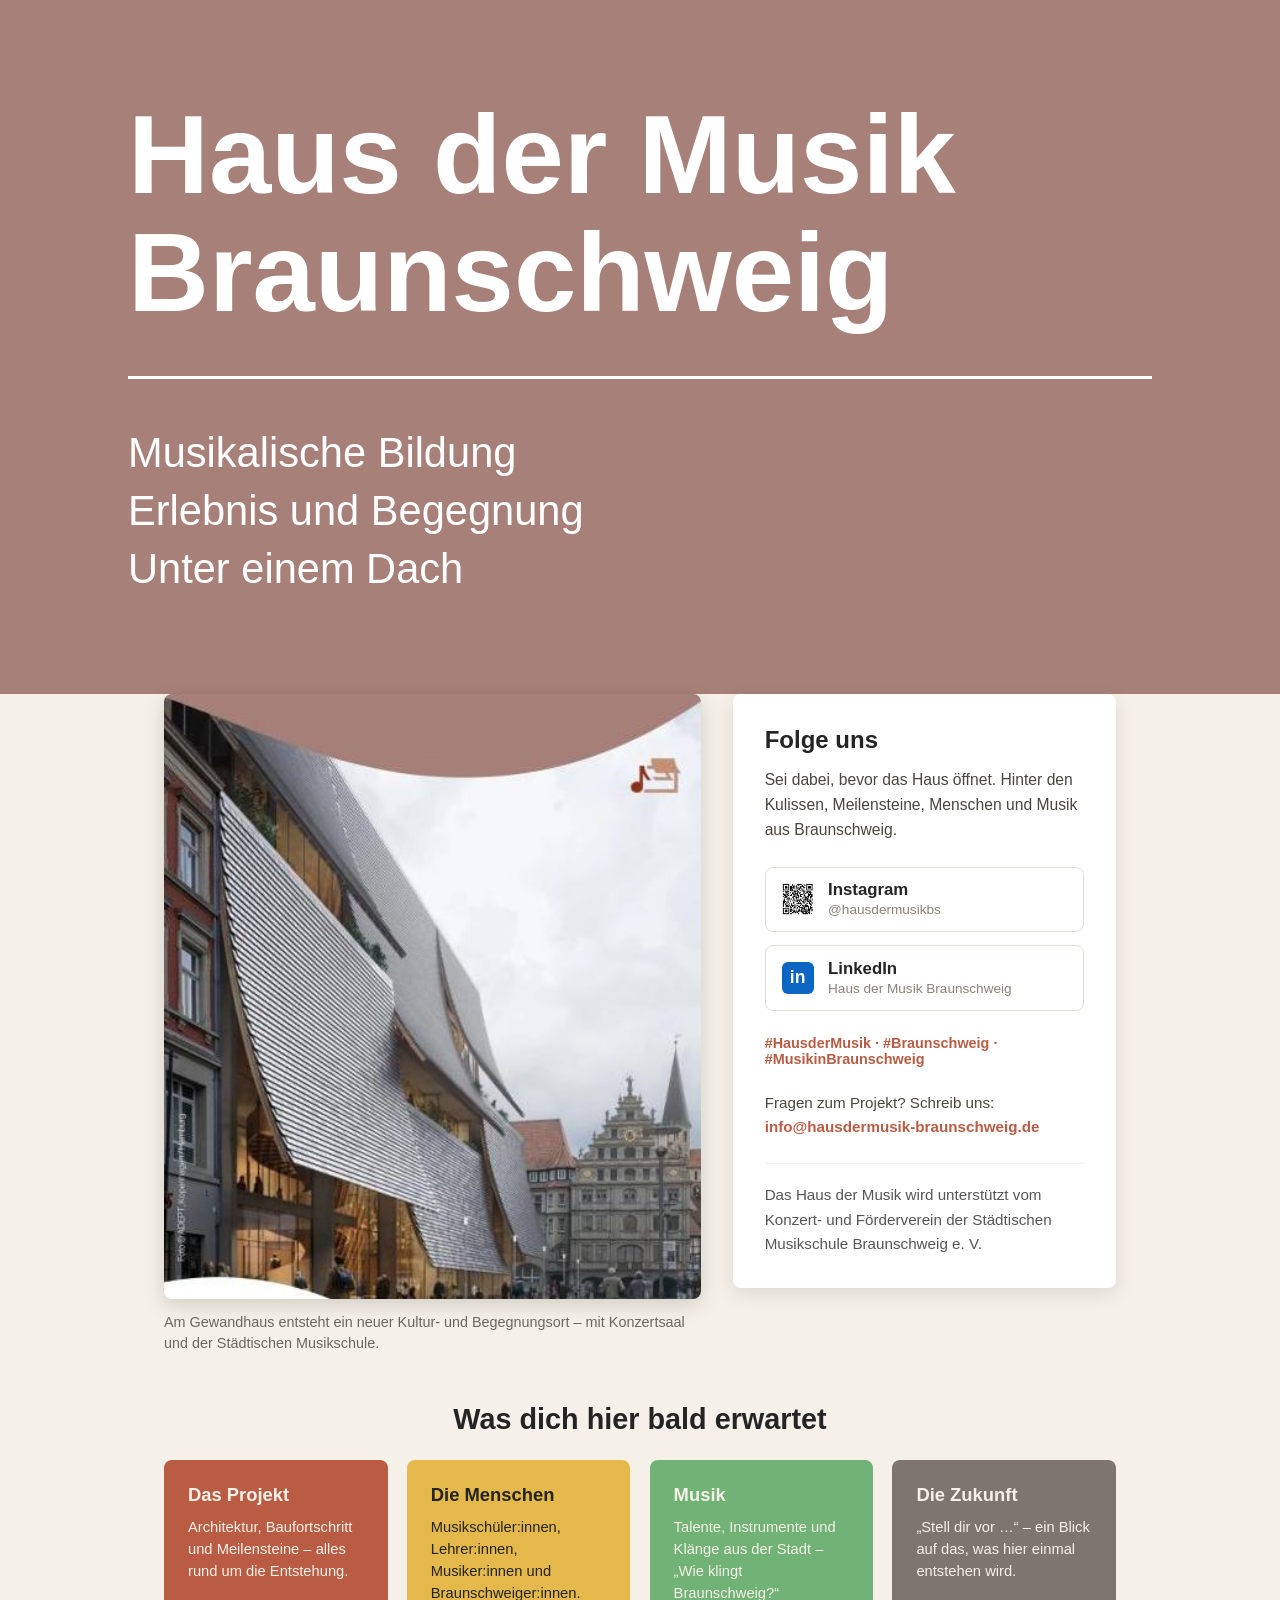
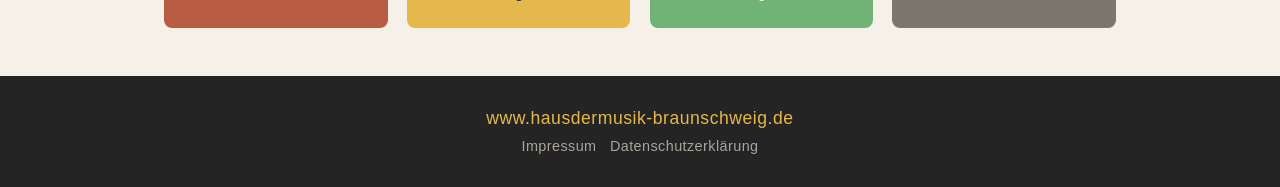
<file: index.html>
<!DOCTYPE html>
<html lang="de">
<head>
  <meta charset="UTF-8">
  <meta name="viewport" content="width=device-width, initial-scale=1.0">
  <title>Haus der Musik Braunschweig</title>
  <meta name="description" content="Haus der Musik Braunschweig – musikalische Bildung, Erlebnis und Begegnung unter einem Dach. Vom Bauprojekt zum kulturellen Erlebnis.">
  <link rel="icon" type="image/png" href="favicon.png">
  <link rel="apple-touch-icon" href="apple-touch-icon.png">
  <link rel="stylesheet" href="style.css">
</head>
<body>

  <header class="hero">
    <div class="hero-inner">
      <h1>Haus der Musik<br>Braunschweig</h1>
      <div class="hero-line" aria-hidden="true"></div>
      <p class="subtitle">Musikalische Bildung<br>Erlebnis und Begegnung<br>Unter einem Dach</p>
    </div>
  </header>

  <main>
    <section class="content">
      <div class="card">
        <img src="images/gebaeude.jpg" alt="Zukünftiges Haus der Musik Braunschweig am Gewandhaus" class="gebaeude">
        <p class="caption">Am Gewandhaus entsteht ein neuer Kultur- und Begegnungsort – mit Konzertsaal und der Städtischen Musikschule.</p>
      </div>

      <div class="info">
        <h2>Folge uns</h2>
        <p class="intro">Sei dabei, bevor das Haus öffnet. Hinter den Kulissen, Meilensteine, Menschen und Musik aus Braunschweig.</p>

        <div class="links">
          <a href="https://www.instagram.com/hausdermusikbs" target="_blank" rel="noopener" class="social">
            <img src="images/logo.jpg" alt="Instagram-Logo" class="social-icon">
            <span>
              <strong>Instagram</strong>
              <small>@hausdermusikbs</small>
            </span>
          </a>
          <a href="https://www.linkedin.com/company/haus-der-musik-braunschweig/" target="_blank" rel="noopener" class="social">
            <span class="social-icon social-text">in</span>
            <span>
              <strong>LinkedIn</strong>
              <small>Haus der Musik Braunschweig</small>
            </span>
          </a>
        </div>

        <div class="hashtags">#HausderMusik · #Braunschweig · #MusikinBraunschweig</div>

        <p class="kontakt">Fragen zum Projekt? Schreib uns: <a href="mailto:info@hausdermusik-braunschweig.de" class="nowrap">info@hausdermusik-braunschweig.de</a></p>

        <p class="foerder">
          Das Haus der Musik wird unterstützt vom Konzert- und
          Förderverein der Städtischen Musikschule Braunschweig e.&nbsp;V.
        </p>
      </div>
    </section>

    <section class="pillars">
      <h2>Was dich hier bald erwartet</h2>
      <div class="pillar-grid">
        <div class="pillar pillar-red">
          <h3>Das Projekt</h3>
          <p>Architektur, Baufortschritt und Meilensteine – alles rund um die Entstehung.</p>
        </div>
        <div class="pillar pillar-yellow">
          <h3>Die Menschen</h3>
          <p>Musikschüler:innen, Lehrer:innen, Musiker:innen und Braunschweiger:innen.</p>
        </div>
        <div class="pillar pillar-green">
          <h3>Musik</h3>
          <p>Talente, Instrumente und Klänge aus der Stadt – „Wie klingt Braunschweig?“</p>
        </div>
        <div class="pillar pillar-grey">
          <h3>Die Zukunft</h3>
          <p>„Stell dir vor …“ – ein Blick auf das, was hier einmal entstehen wird.</p>
        </div>
      </div>
    </section>
  </main>

  <footer>
    <a href="https://www.hausdermusik-braunschweig.de" target="_blank" rel="noopener">www.hausdermusik-braunschweig.de</a>
    <p><a href="impressum.html">Impressum</a> · <a href="datenschutz.html">Datenschutzerklärung</a></p>
  </footer>

</body>
</html>
</file>
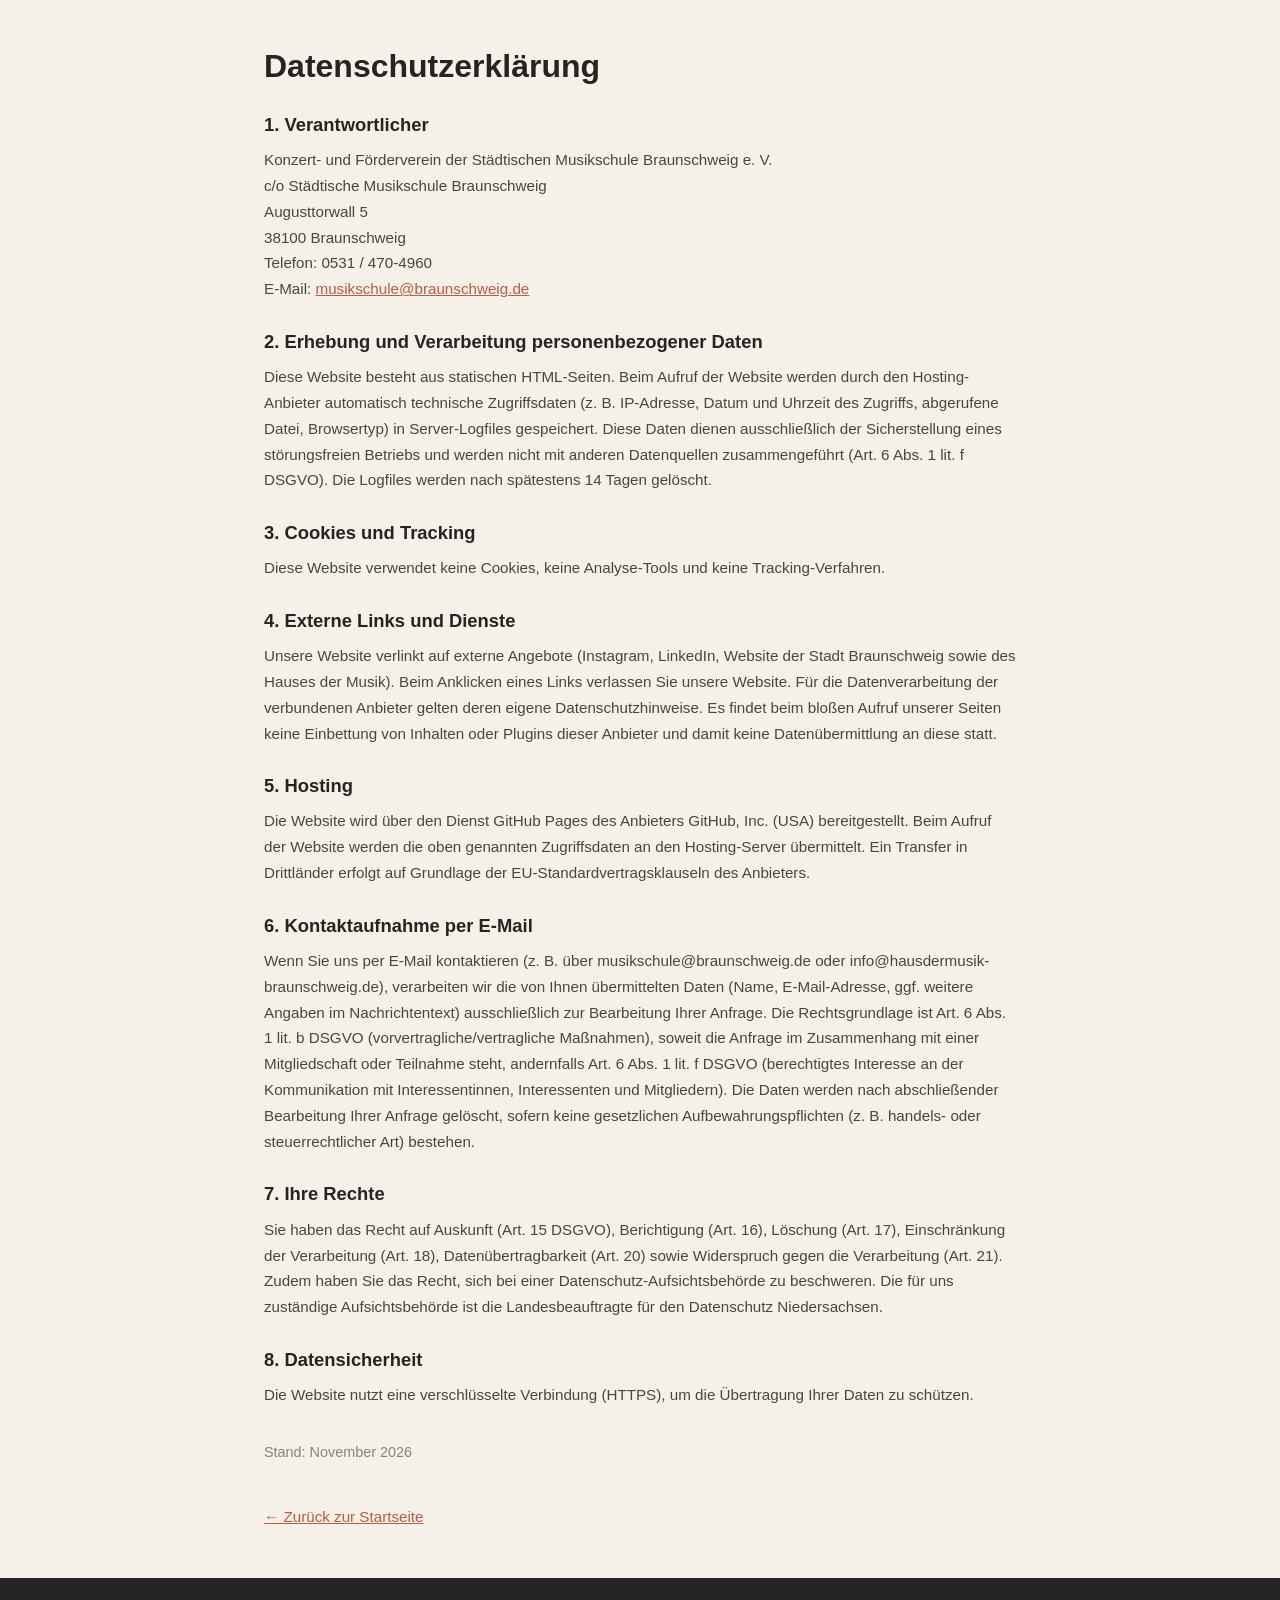
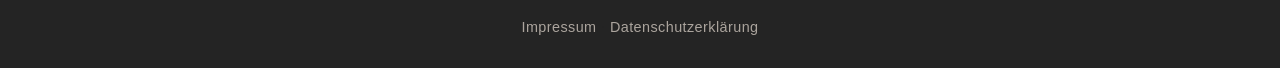
<file: datenschutz.html>
<!DOCTYPE html>
<html lang="de">
<head>
  <meta charset="UTF-8">
  <meta name="viewport" content="width=device-width, initial-scale=1.0">
  <title>Datenschutzerklärung – Haus der Musik Braunschweig</title>
  <link rel="icon" type="image/png" href="favicon.png">
  <link rel="apple-touch-icon" href="apple-touch-icon.png">
  <link rel="stylesheet" href="style.css">
</head>
<body>

  <main class="legal">
    <h1>Datenschutzerklärung</h1>

    <h2>1. Verantwortlicher</h2>
    <p>Konzert- und Förderverein der Städtischen Musikschule Braunschweig e.&nbsp;V.<br>
    c/o Städtische Musikschule Braunschweig<br>
    Augusttorwall 5<br>
    38100 Braunschweig<br>
    Telefon: 0531 / 470-4960<br>
    E-Mail: <a href="mailto:musikschule@braunschweig.de">musikschule@braunschweig.de</a></p>

    <h2>2. Erhebung und Verarbeitung personenbezogener Daten</h2>
    <p>Diese Website besteht aus statischen HTML-Seiten. Beim Aufruf der Website werden durch den Hosting-Anbieter automatisch technische Zugriffsdaten (z.&nbsp;B. IP-Adresse, Datum und Uhrzeit des Zugriffs, abgerufene Datei, Browsertyp) in Server-Logfiles gespeichert. Diese Daten dienen ausschließlich der Sicherstellung eines störungsfreien Betriebs und werden nicht mit anderen Datenquellen zusammengeführt (Art. 6 Abs. 1 lit. f DSGVO). Die Logfiles werden nach spätestens 14 Tagen gelöscht.</p>

    <h2>3. Cookies und Tracking</h2>
    <p>Diese Website verwendet keine Cookies, keine Analyse-Tools und keine Tracking-Verfahren.</p>

    <h2>4. Externe Links und Dienste</h2>
    <p>Unsere Website verlinkt auf externe Angebote (Instagram, LinkedIn, Website der Stadt Braunschweig sowie des Hauses der Musik). Beim Anklicken eines Links verlassen Sie unsere Website. Für die Datenverarbeitung der verbundenen Anbieter gelten deren eigene Datenschutzhinweise. Es findet beim bloßen Aufruf unserer Seiten keine Einbettung von Inhalten oder Plugins dieser Anbieter und damit keine Datenübermittlung an diese statt.</p>

    <h2>5. Hosting</h2>
    <p>Die Website wird über den Dienst GitHub Pages des Anbieters GitHub, Inc. (USA) bereitgestellt. Beim Aufruf der Website werden die oben genannten Zugriffsdaten an den Hosting-Server übermittelt. Ein Transfer in Drittländer erfolgt auf Grundlage der EU-Standardvertragsklauseln des Anbieters.</p>

    <h2>6. Kontaktaufnahme per E-Mail</h2>
    <p>Wenn Sie uns per E-Mail kontaktieren (z.&nbsp;B. über musikschule@braunschweig.de oder info@hausdermusik-braunschweig.de), verarbeiten wir die von Ihnen übermittelten Daten (Name, E-Mail-Adresse, ggf. weitere Angaben im Nachrichtentext) ausschließlich zur Bearbeitung Ihrer Anfrage. Die Rechtsgrundlage ist Art. 6 Abs. 1 lit. b DSGVO (vorvertragliche/vertragliche Maßnahmen), soweit die Anfrage im Zusammenhang mit einer Mitgliedschaft oder Teilnahme steht, andernfalls Art. 6 Abs. 1 lit. f DSGVO (berechtigtes Interesse an der Kommunikation mit Interessentinnen, Interessenten und Mitgliedern). Die Daten werden nach abschließender Bearbeitung Ihrer Anfrage gelöscht, sofern keine gesetzlichen Aufbewahrungspflichten (z.&nbsp;B. handels- oder steuerrechtlicher Art) bestehen.</p>

    <h2>7. Ihre Rechte</h2>
    <p>Sie haben das Recht auf Auskunft (Art. 15 DSGVO), Berichtigung (Art. 16), Löschung (Art. 17), Einschränkung der Verarbeitung (Art. 18), Datenübertragbarkeit (Art. 20) sowie Widerspruch gegen die Verarbeitung (Art. 21). Zudem haben Sie das Recht, sich bei einer Datenschutz-Aufsichtsbehörde zu beschweren. Die für uns zuständige Aufsichtsbehörde ist die Landesbeauftragte für den Datenschutz Niedersachsen.</p>

    <h2>8. Datensicherheit</h2>
    <p>Die Website nutzt eine verschlüsselte Verbindung (HTTPS), um die Übertragung Ihrer Daten zu schützen.</p>

    <p class="stand">Stand: November 2026</p>

    <p class="back"><a href="index.html">&larr; Zurück zur Startseite</a></p>
  </main>

  <footer>
    <p><a href="impressum.html">Impressum</a> · <a href="datenschutz.html">Datenschutzerklärung</a></p>
  </footer>

</body>
</html>
</file>
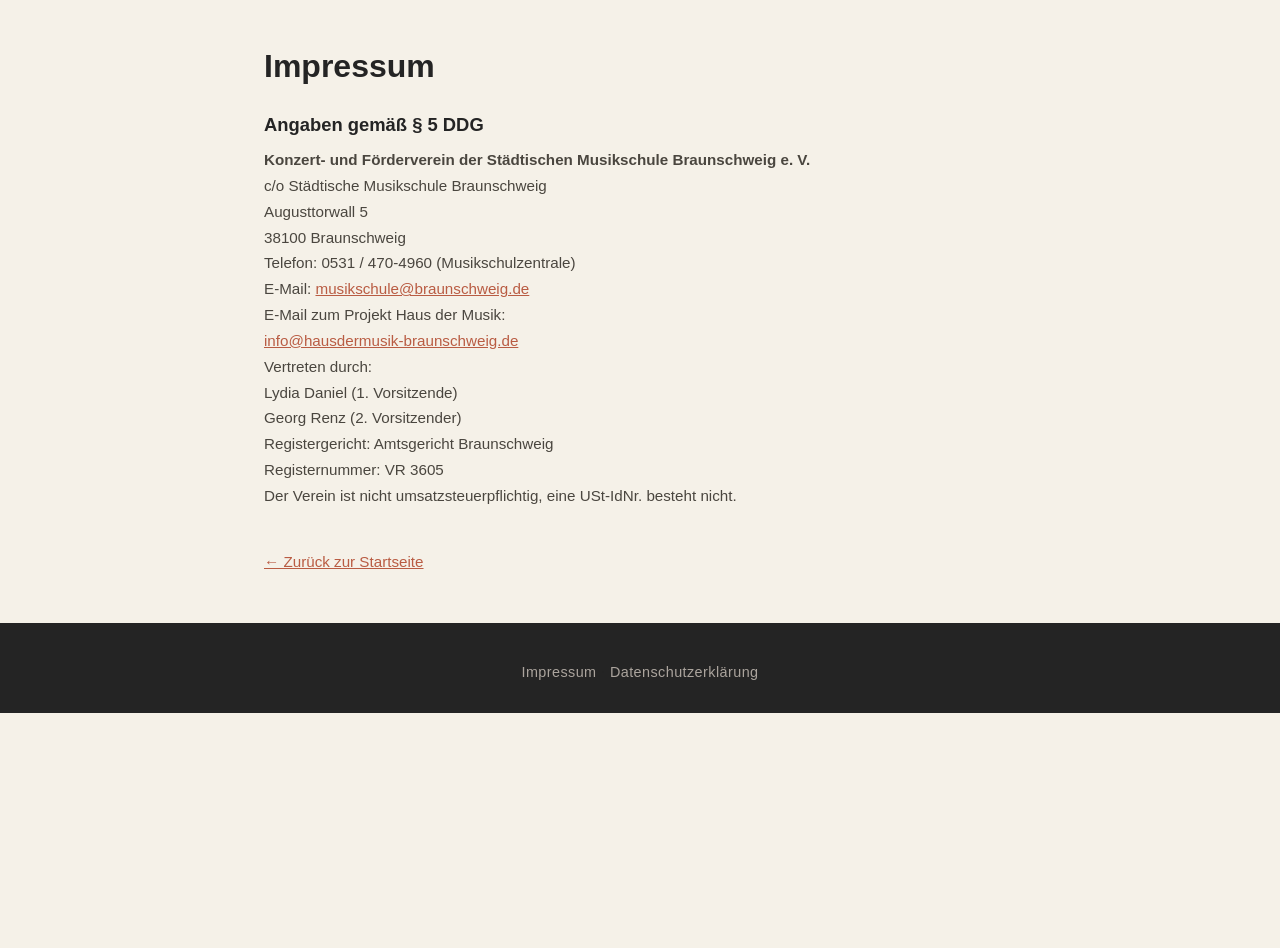
<file: impressum.html>
<!DOCTYPE html>
<html lang="de">
<head>
  <meta charset="UTF-8">
  <meta name="viewport" content="width=device-width, initial-scale=1.0">
  <title>Impressum – Haus der Musik Braunschweig</title>
  <link rel="icon" type="image/png" href="favicon.png">
  <link rel="apple-touch-icon" href="apple-touch-icon.png">
  <link rel="stylesheet" href="style.css">
</head>
<body>

  <main class="legal">
    <h1>Impressum</h1>

    <h2>Angaben gemäß § 5 DDG</h2>
    <p><strong>Konzert- und Förderverein der Städtischen Musikschule Braunschweig e.&nbsp;V.</strong><br>
    c/o Städtische Musikschule Braunschweig<br>
    Augusttorwall 5<br>
    38100 Braunschweig</p>

    <p>Telefon: 0531 / 470-4960 (Musikschulzentrale)<br>
    E-Mail: <a href="mailto:musikschule@braunschweig.de">musikschule@braunschweig.de</a></p>

    <p>E-Mail zum Projekt Haus der Musik:<br>
    <a href="mailto:info@hausdermusik-braunschweig.de">info@hausdermusik-braunschweig.de</a></p>

    <p>Vertreten durch:<br>
    Lydia Daniel (1. Vorsitzende)<br>
    Georg Renz (2. Vorsitzender)</p>

    <p>Registergericht: Amtsgericht Braunschweig<br>
    Registernummer: VR 3605</p>

    <p>Der Verein ist nicht umsatzsteuerpflichtig, eine USt-IdNr. besteht nicht.</p>

    <p class="back"><a href="index.html">&larr; Zurück zur Startseite</a></p>
  </main>

  <footer>
    <p><a href="impressum.html">Impressum</a> · <a href="datenschutz.html">Datenschutzerklärung</a></p>
  </footer>

</body>
</html>
</file>
<file: style.css>
* {
  margin: 0;
  padding: 0;
  box-sizing: border-box;
}

:root {
  --cream: #F5F1E8;
  --black: #242424;
  --grey: #ABA49D;
  --red: #B95C43;
  --yellow: #E4B84A;
  --green: #71B276;
}

body {
  font-family: "Helvetica Neue", Helvetica, Arial, sans-serif;
  background: var(--cream);
  color: var(--black);
  min-height: 100vh;
  position: relative;
  overflow-x: hidden;
}

.kontakt {
  font-size: 0.95rem;
  line-height: 1.6;
  color: #4a463f;
  margin-bottom: 1.5rem;
}

.kontakt a {
  color: var(--red);
  text-decoration: none;
  font-weight: 600;
}

.kontakt a:hover {
  text-decoration: underline;
}

.nowrap {
  white-space: nowrap;
}

/* Hero-Bereich nach dem Roll-Up-Design */
.hero {
  background: #a68079;
  color: #fff;
  padding: clamp(3rem, 8vw, 6rem) 10%;
}

.hero-inner {
  max-width: 1100px;
}

.hero h1 {
  font-size: clamp(2.6rem, 9vw, 7rem);
  letter-spacing: 0;
  line-height: 1.05;
  font-weight: 700;
  text-transform: none;
}

.hero-line {
  width: 100%;
  height: 3px;
  background: #fff;
  margin: clamp(1.5rem, 3.5vw, 2.8rem) 0;
}

.subtitle {
  font-size: clamp(1.3rem, 3.5vw, 2.6rem);
  line-height: 1.4;
  font-weight: 400;
}

.content {
  display: grid;
  grid-template-columns: 1fr;
  gap: 2rem;
  max-width: 1000px;
  margin: 0 auto 3rem;
  padding: 0 1.5rem;
}

@media (min-width: 800px) {
  .content {
    grid-template-columns: 1.4fr 1fr;
    align-items: start;
  }
}

.gebaeude {
  width: 100%;
  height: auto;
  border-radius: 8px 8px 8px 8px;
  box-shadow: 0 6px 20px rgba(0, 0, 0, 0.15);
  display: block;
}



.caption {
  margin-top: 0.8rem;
  font-size: 0.9rem;
  color: #6b665f;
  line-height: 1.5;
}

.info {
  background: #fff;
  border-radius: 8px;
  padding: 2rem;
  box-shadow: 0 6px 20px rgba(0, 0, 0, 0.1);
}

.info h2 {
  margin-bottom: 0.8rem;
  font-size: 1.5rem;
}

.intro {
  margin-bottom: 1.5rem;
  line-height: 1.6;
  font-size: 0.98rem;
  color: #4a463f;
}

.links {
  display: flex;
  flex-direction: column;
  gap: 0.8rem;
  margin-bottom: 1.5rem;
}

.social {
  display: flex;
  align-items: center;
  gap: 0.9rem;
  text-decoration: none;
  color: var(--black);
  border: 1px solid #e3ded3;
  border-radius: 8px;
  padding: 0.8rem 1rem;
  transition: background 0.2s, border-color 0.2s;
}

.social:hover {
  background: var(--cream);
  border-color: var(--red);
}

.social strong {
  display: block;
  font-size: 1.05rem;
}

.social small {
  color: #8a837a;
  font-size: 0.85rem;
}

.social-icon {
  width: 32px;
  height: 32px;
  object-fit: contain;
  flex-shrink: 0;
}

.social-text {
  display: inline-flex;
  align-items: center;
  justify-content: center;
  width: 32px;
  height: 32px;
  border-radius: 6px;
  background: #0a66c2;
  color: #fff;
  font-weight: 700;
  font-size: 1.1rem;
  flex-shrink: 0;
}

.hashtags {
  font-size: 0.9rem;
  color: var(--red);
  margin-bottom: 1.5rem;
  font-weight: 600;
}

.foerder {
  font-size: 0.95rem;
  line-height: 1.6;
  color: #555;
  border-top: 1px solid #eee;
  padding-top: 1.2rem;
}

.pillars {
  max-width: 1000px;
  margin: 0 auto 3rem;
  padding: 0 1.5rem;
}

.pillars h2 {
  text-align: center;
  margin-bottom: 1.5rem;
  font-size: 1.8rem;
}

.pillar-grid {
  display: grid;
  grid-template-columns: repeat(auto-fit, minmax(200px, 1fr));
  gap: 1.2rem;
}

.pillar {
  border-radius: 8px;
  padding: 1.5rem;
  color: var(--cream);
  min-height: 160px;
}

.pillar h3 {
  margin-bottom: 0.6rem;
  font-size: 1.15rem;
}

.pillar p {
  font-size: 0.92rem;
  line-height: 1.5;
}

.pillar-red { background: var(--red); }
.pillar-yellow { background: var(--yellow); color: var(--black); }
.pillar-green { background: var(--green); }
.pillar-grey { background: #7d766e; }

footer p {
  margin-top: 0.5rem;
}

footer p a {
  font-size: 0.9rem;
  color: var(--grey);
}

.legal {
  max-width: 800px;
  margin: 3rem auto;
  padding: 0 1.5rem;
}

.legal h1 {
  margin-bottom: 1.5rem;
}

.legal h2 {
  margin: 1.8rem 0 0.7rem;
  font-size: 1.15rem;
}

.legal p {
  line-height: 1.7;
  font-size: 0.95rem;
  color: #4a463f;
}

.legal a {
  color: var(--red);
}

.legal .back {
  margin-top: 2.5rem;
}

footer {
  text-align: center;
  padding: 2rem 1rem;
  background: var(--black);
}

footer a {
  color: var(--yellow);
  font-size: 1.1rem;
  text-decoration: none;
  letter-spacing: 0.03em;
}

footer a:hover {
  text-decoration: underline;
}

.legal .stand {
  margin-top: 2rem;
  color: #8a837a;
  font-size: 0.9rem;
}
</file>
